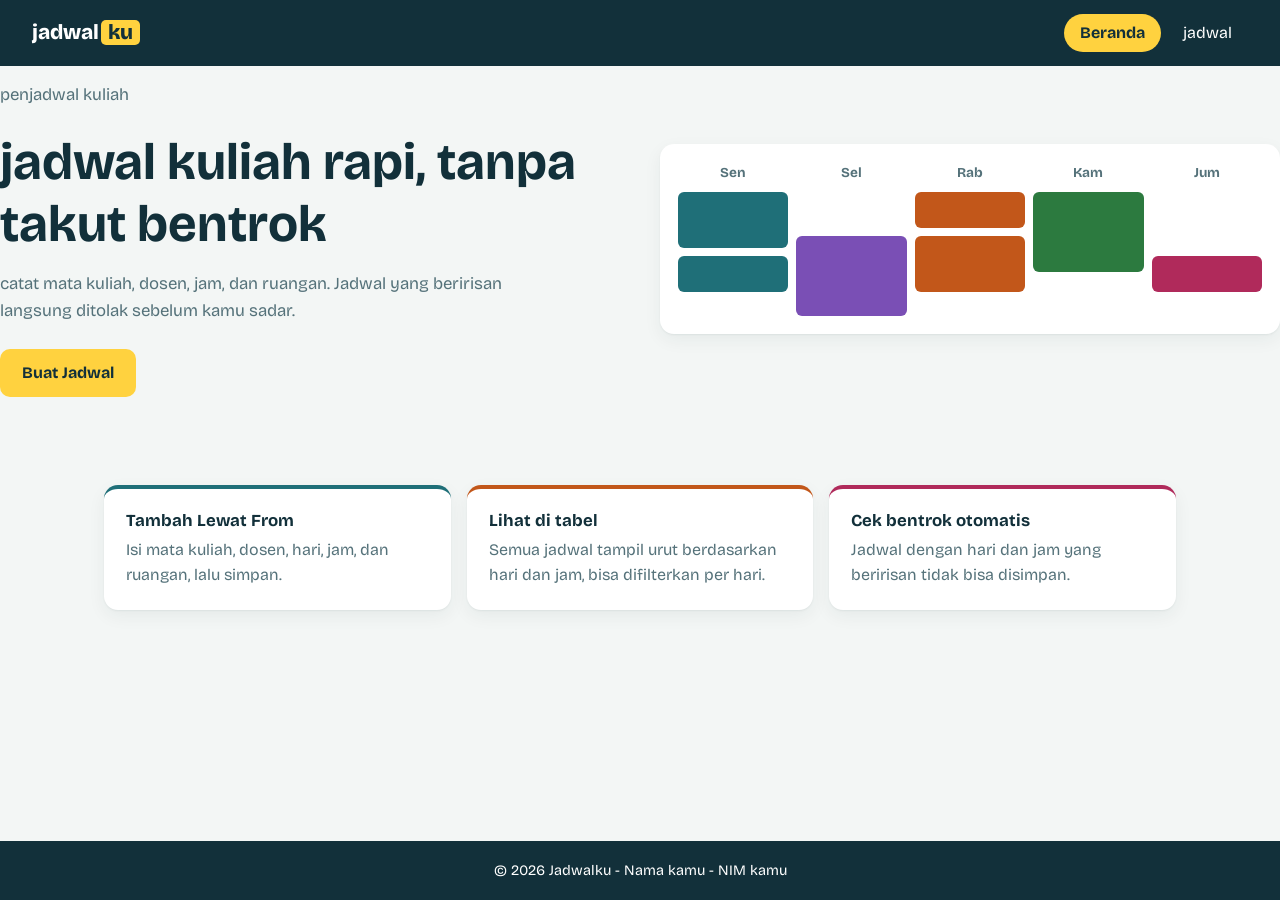
<file: index.html>
<!DOCTYPE html>
<html lang ="id">
    <head>
        <meta charset="UTF-8">
        <meta name="viewport" content="width=device-width, initial-scale=1">
        <link rel="preconnect" href="https://fonts.googleapis.com">
        <link rel="stylesheet" href="https://fonts.googleapis.com/css2?family=Bricolage+Grotesque:wght@400;600;800&display=swap">
        <link rel="stylesheet" href="style.css">
        <title>jadwal kuliah </title>
    </head>

    <body>
        <header class="navbar">
            <a class="logo" href="index.html">jadwal<span>ku</span></a>
            <nav>
                <ul>
                    <li><a class="aktif" href="index.html">Beranda</a></li>
                    <li><a href="jadwal.html">jadwal</a></li>
                </ul>
            </nav>
        </header>

        <section class="banner">
            <div class="banner-isi">
                <section class="hero">
                    <div class="hero-teks">
                        <p class="label-kecil">penjadwal kuliah</p>
                        <h1>jadwal kuliah rapi, tanpa takut bentrok</h1>
                        <p>catat mata kuliah, dosen, jam, dan ruangan. Jadwal yang beririsan langsung ditolak sebelum kamu sadar.</p>
                        <a href="jadwal.html" class="tombol">Buat Jadwal</a>
                    </div>

                    <div class="pratinjau" aria-hidden="true">
                        <div class="kolom-hari"><b>Sen</b><div class="blok m" style="--c:var(--senin)"></div><div class="blok s" style="--c:var(--senin)"></div></div>
                        <div class="kolom-hari"><b>Sel</b><div class="blok kosong-blok s"></div><div class="blok l" style="--c:var(--selasa)"></div></div>
                        <div class="kolom-hari"><b>Rab</b><div class="blok s" style="--c:var(--rabu)"></div><div class="blok m" style="--c:var(--rabu)"></div></div>
                        <div class="kolom-hari"><b>Kam</b><div class="blok l" style="--c:var(--kamis)"></div></div>
                        <div class="kolom-hari"><b>Jum</b><div class="blok kosong-blok m"></div><div class="blok s" style="--c:var(--jumat)"></div></div>
                    </div>  
                </section>
            </div>
        </section>

        <main class="halaman">
            <section class="kartu-wrap">
                <article class="kartu" style="--c:var(--senin)">
                    <h3>Tambah Lewat From</h3>
                    <p>Isi mata kuliah, dosen, hari, jam, dan ruangan, lalu simpan.</p>
                </article>
                <article class="kartu" style="--c:var(--rabu)">
                    <h3>Lihat di tabel</h3>
                    <p>Semua jadwal tampil urut berdasarkan hari dan jam, bisa difilterkan per hari.</p>
                </article>
                <article class="kartu" style="--c:var(--jumat)">
                    <h3>Cek bentrok otomatis</h3>
                    <p>Jadwal dengan hari dan jam yang beririsan tidak bisa disimpan.</p>
                </article>
            </section>
        </main>
        <footer>
            <p>&copy; 2026 Jadwalku - Nama kamu - NIM kamu</p>
        </footer>
    </body>
</html>
</file>
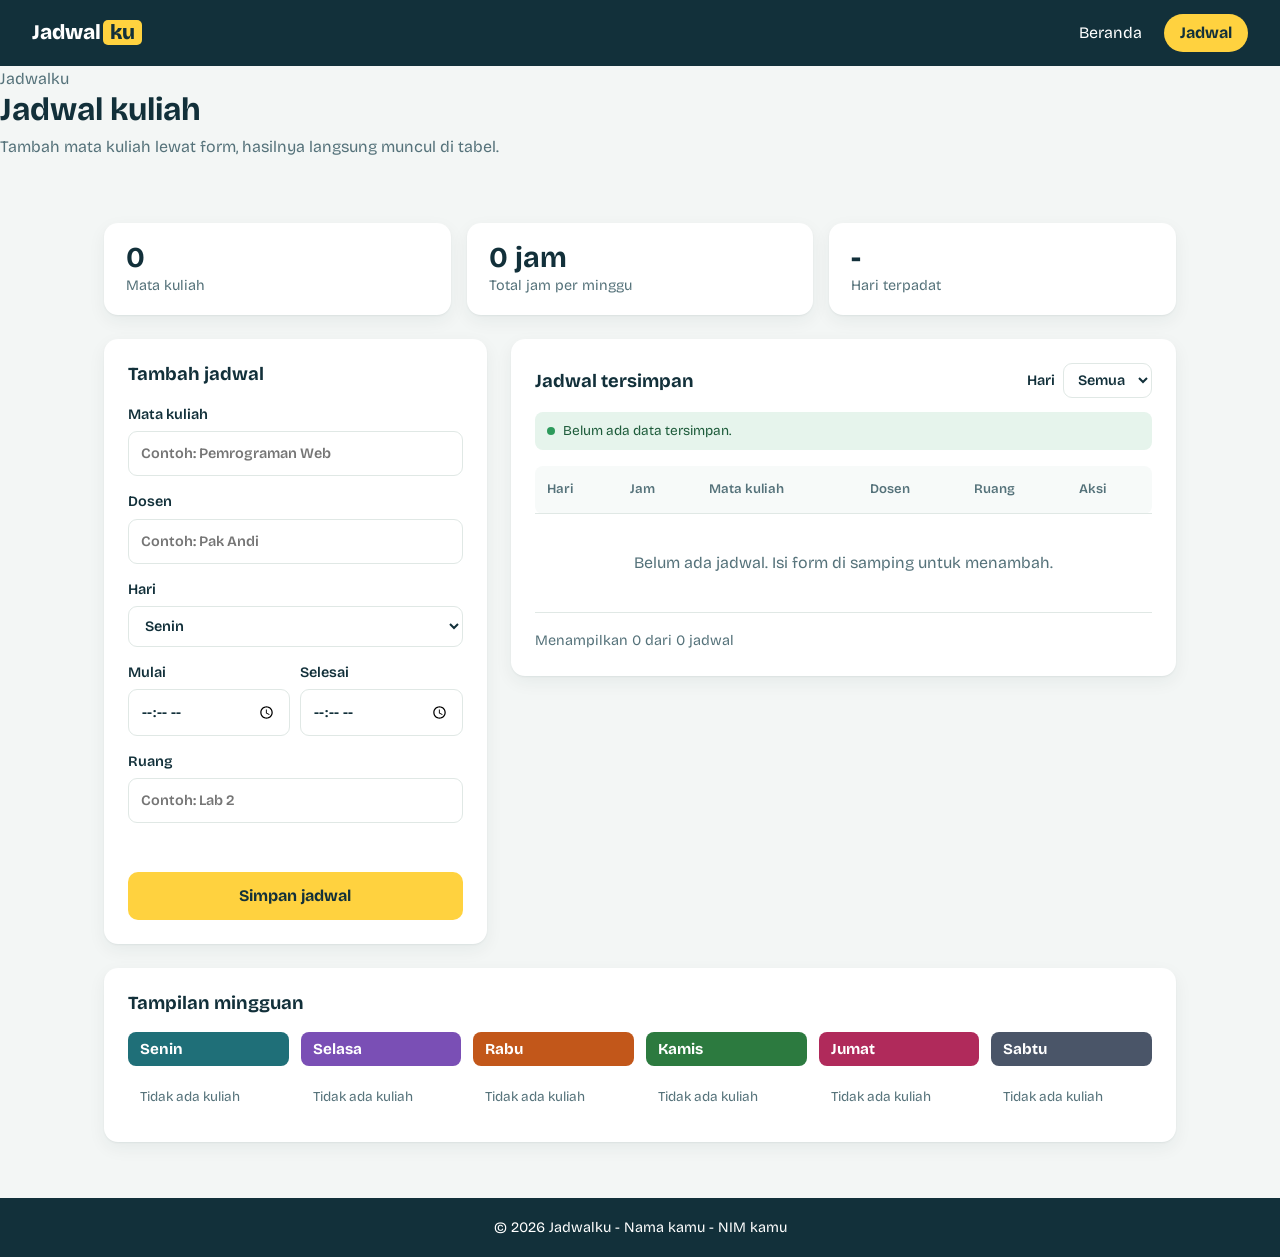
<file: jadwal.html>
<!DOCTYPE html>
<html lang="id">
    <head>
        <meta charset="UTF-8">
        <meta name="viewport" content="width=device-width, initial-scale=1">
        <link rel="preconnect" href="https://fonts.googleapis.com">
        <link href="https://fonts.googleapis.com/css2?family=Bricolage+Grotesque:wght@400;600;800&display=swap" rel="stylesheet">
        <link rel="stylesheet" href="style.css">
        <title>Jadwal - Jadwalku</title>
    </head>
    <body>

        <header class="navbar">
            <a class="logo" href="index.html">Jadwal<span>ku</span></a>
            <nav>
                <ul>
                    <li><a href="index.html">Beranda</a></li>
                    <li><a class="aktif" href="jadwal.html">Jadwal</a></li>
                </ul>
            </nav>
        </header>

        <section class="banner kecil">
            <div class="banner-isi">
                <div class="judul-halaman">
                    <p class="label-kecil">Jadwalku</p>
                    <h1>Jadwal kuliah</h1>
                    <p>Tambah mata kuliah lewat form, hasilnya langsung muncul di tabel.</p>
                </div>
            </div>
        </section>

        <main class="halaman">
            <!-- Ringkasan otomatis (diisi script.js) -->
            <section class="statistik" aria-label="Ringkasan jadwal">
                <div class="stat"><strong id="statMatkul">0</strong><span>Mata kuliah</span></div>
                <div class="stat"><strong id="statJam">0 jam</strong><span>Total jam per minggu</span></div>
                <div class="stat"><strong id="statHari">-</strong><span>Hari terpadat</span></div>
            </section>

            <div class="panel">
                <!-- FORM -->
                <section class="kotak form-box">
                    <h2>Tambah jadwal</h2>
                    <form id="formJadwal" novalidate>
                        <label>Mata kuliah
                            <input type="text" id="matkul" placeholder="Contoh: Pemrograman Web">
                        </label>
                        <label>Dosen
                            <input type="text" id="dosen" placeholder="Contoh: Pak Andi">
                        </label>
                        <label>Hari
                            <select id="hari">
                                <option>Senin</option>
                                <option>Selasa</option>
                                <option>Rabu</option>
                                <option>Kamis</option>
                                <option>Jumat</option>
                                <option>Sabtu</option>
                            </select>
                        </label>
                        <div class="baris">
                            <label>Mulai <input type="time" id="mulai"></label>
                            <label>Selesai <input type="time" id="selesai"></label>
                        </div>
                        <label>Ruang
                            <input type="text" id="ruang" placeholder="Contoh: Lab 2">
                        </label>
                        <p id="pesan" role="status"></p>
                        <button class="tombol" type="submit">Simpan jadwal</button>
                    </form>
                </section>

                <!-- TABEL -->
                <section class="kotak tabel-box">
                    <div class="bar-atas">
                        <h2>Jadwal tersimpan</h2>
                        <label>Hari
                            <select id="filterHari">
                                <option value="Semua">Semua</option>
                                <option>Senin</option>
                                <option>Selasa</option>
                                <option>Rabu</option>
                                <option>Kamis</option>
                                <option>Jumat</option>
                                <option>Sabtu</option>
                            </select>
                        </label>
                    </div>

                    <p class="status-simpan" id="statusSimpan">Belum ada data tersimpan.</p>

                    <div class="scroll">
                        <table>
                            <thead>
                                <tr>
                                    <th>Hari</th>
                                    <th>Jam</th>
                                    <th>Mata kuliah</th>
                                    <th>Dosen</th>
                                    <th>Ruang</th>
                                    <th>Aksi</th>
                                </tr>
                            </thead>
                            <tbody id="isiTabel"></tbody>
                        </table>
                    </div>

                    <div class="info-bawah">
                        <p id="total"></p>
                        <button class="tombol-garis" id="hapusSemua" type="button">Hapus semua</button>
                    </div>
                </section>
            </div>

            <!-- TAMPILAN MINGGUAN -->
            <section class="kotak">
                <h2>Tampilan mingguan</h2>
                <div class="scroll">
                <div class="mingguan" id="mingguan"></div>
                </div>
            </section>
        </main>

            <footer>
                <p>&copy; 2026 Jadwalku - Nama kamu - NIM kamu</p>
            </footer>

            <script src="script.js"></script>
    </body>
</html>
</file>
<file: style.css>
/* ==========================================================
    JADWALKU - style.css
    Daftar isi: 1 Variabel | 2 Dasar | 3 Navbar | 4 Tombol
                5 Beranda | 6 Halaman Jadwal | 7 Form | 8 Tabel
                9 Tampilan Mingguan | 10 Footer | 11 Responsif
    ========================================================== */

    /* 1. VARIABEL ------------------------------------------------ */
    :root {
    --ink: #12303a;
    --ink-soft: #55727a;
    --paper: #f3f6f5;
    --card: #ffffff;
    --line: #e0e8e5;
    --hl: #ffd23f;
    --teal: #1f6f78;
    --danger: #b3261e;
    --radius: 14px;
    --shadow: 0 1px 2px rgba(18, 48, 58, .06), 0 6px 18px rgba(18, 48, 58, .06);

    --senin: #1f6f78;
    --selasa: #7a4fb5;
    --rabu: #c2571a;
    --kamis: #2c7a3f;
    --jumat: #b02a5b;
    --sabtu: #4a5568;
    }

    /* 2. DASAR --------------------------------------------------- */
    * { box-sizing: border-box; }

    body {
    margin: 0;
    min-height: 100vh;
    display: flex;
    flex-direction: column;
    font-family: "Bricolage Grotesque", "Segoe UI", Arial, sans-serif;
    background: var(--paper);
    color: var(--ink);
    line-height: 1.6;
    }

    a { color: inherit; }
    :focus-visible { outline: 3px solid var(--teal); outline-offset: 2px; }

    main { flex: 1; width: 100%; max-width: 1120px; margin: 0 auto; padding: 40px 24px 56px; }

    h1, h2, h3 { line-height: 1.2; margin: 0; }
    h2 { font-size: 1.15rem; }

    .hari-senin { --c: var(--senin); }
    .hari-selasa { --c: var(--selasa); }
    .hari-rabu { --c: var(--rabu); }
    .hari-kamis { --c: var(--kamis); }
    .hari-jumat { --c: var(--jumat); }
    .hari-sabtu { --c: var(--sabtu); }

    /* 3. NAVBAR (Flexbox) ---------------------------------------- */
    .navbar {
    display: flex;
    justify-content: space-between;
    align-items: center;
    flex-wrap: wrap;
    gap: 12px;
    padding: 14px 32px;
    background: var(--ink);
    color: #fff;
    position: sticky;
    top: 0;
    z-index: 10;
    }
    .logo { font-weight: 800; font-size: 1.3rem; text-decoration: none; }
    .logo span { background: var(--hl); color: var(--ink); padding: 0 7px; margin-left: 2px; border-radius: 5px; }
    .navbar ul { display: flex; gap: 6px; list-style: none; margin: 0; padding: 0; }
    .navbar li a { display: block; padding: 6px 16px; border-radius: 999px; text-decoration: none; transition: background .2s; }
    .navbar li a:hover { background: rgba(255, 255, 255, .12); }
    .navbar li a.aktif { background: var(--hl); color: var(--ink); font-weight: 700; }

    /* 4. TOMBOL -------------------------------------------------- */
    .tombol {
    display: inline-block;
    padding: 11px 22px;
    font: inherit;
    font-weight: 700;
    color: var(--ink);
    background: var(--hl);
    border: 0;
    border-radius: 10px;
    text-decoration: none;
    text-align: center;
    cursor: pointer;
    transition: background .2s, transform .15s;
    }
    .tombol:hover { background: #ffdf6b; }
    .tombol:active { transform: scale(.98); }

    .tombol-garis {
    padding: 5px 12px;
    font: inherit;
    font-size: .85rem;
    color: var(--danger);
    background: none;
    border: 1.5px solid #e6c4c1;
    border-radius: 8px;
    cursor: pointer;
    transition: background .2s, color .2s;
    }
    .tombol-garis:hover { background: var(--danger); border-color: var(--danger); color: #fff; }

    /* 5. BERANDA (Flexbox) --------------------------------------- */
    .hero { display: flex; align-items: center; justify-content: space-between; flex-wrap: wrap; gap: 40px; padding: 16px 0 48px; }
    .hero-teks { flex: 1 1 340px; }
    .hero h1 { font-size: clamp(2.1rem, 5vw, 3.2rem); margin-bottom: 16px; }
    .hero p { max-width: 50ch; margin: 0 0 24px; color: var(--ink-soft); font-size: 1.05rem; }

    .pratinjau { flex: 1 1 340px; display: flex; gap: 8px; padding: 18px; background: var(--card); border-radius: var(--radius); box-shadow: var(--shadow); }
    .kolom-hari { flex: 1; display: flex; flex-direction: column; gap: 8px; }
    .kolom-hari b { text-align: center; font-size: .85rem; color: var(--ink-soft); }
    .blok { border-radius: 6px; background: var(--c); }
    .blok.s { height: 36px; }
    .blok.m { height: 56px; }
    .blok.l { height: 80px; }
    .blok.kosong-blok { background: transparent; }

    .kartu-wrap { display: flex; gap: 16px; flex-wrap: wrap; }
    .kartu { flex: 1 1 240px; padding: 22px; background: var(--card); border-radius: var(--radius); box-shadow: var(--shadow); border-top: 4px solid var(--c, var(--teal)); }
    .kartu h3 { font-size: 1.05rem; margin-bottom: 6px; }
    .kartu p { margin: 0; color: var(--ink-soft); }

    /* 6. HALAMAN JADWAL ------------------------------------------ */
    .judul-halaman { margin-bottom: 24px; }
    .judul-halaman h1 { font-size: 2rem; margin-bottom: 4px; }
    .judul-halaman p { margin: 0; color: var(--ink-soft); }

    .statistik { display: flex; gap: 16px; flex-wrap: wrap; margin-bottom: 24px; }
    .stat { flex: 1 1 200px; display: flex; flex-direction: column; padding: 18px 22px; background: var(--card); border-radius: var(--radius); box-shadow: var(--shadow); }
    .stat strong { font-size: 1.8rem; line-height: 1.15; }
    .stat span { color: var(--ink-soft); font-size: .9rem; }

    .panel { display: flex; flex-wrap: wrap; align-items: flex-start; gap: 24px; margin-bottom: 24px; }
    .kotak { padding: 24px; background: var(--card); border-radius: var(--radius); box-shadow: var(--shadow); }
    .form-box { flex: 1 1 300px; }
    .tabel-box { flex: 2 1 500px; min-width: 0; }
    .kotak > h2 { margin-bottom: 18px; }

    /* status penyimpanan */
    .status-simpan {
    display: flex;
    align-items: center;
    gap: 8px;
    margin: 0 0 16px;
    padding: 8px 12px;
    font-size: .85rem;
    color: #1d5b3a;
    background: #e6f4ec;
    border-radius: 8px;
    }
    .status-simpan::before { content: ""; width: 8px; height: 8px; border-radius: 50%; background: #2c9a5b; flex-shrink: 0; }

    /* 7. FORM (Flexbox) ------------------------------------------ */
    form { display: flex; flex-direction: column; gap: 14px; }
    label { display: flex; flex-direction: column; gap: 5px; font-weight: 600; font-size: .9rem; }
    input, select { padding: 10px 12px; font: inherit; color: var(--ink); background: #fff; border: 1.5px solid var(--line); border-radius: 9px; transition: border-color .2s; }
    input:focus, select:focus { border-color: var(--teal); outline: none; box-shadow: 0 0 0 3px rgba(31, 111, 120, .15); }
    .baris { display: flex; gap: 10px; }
    .baris label { flex: 1; min-width: 0; }
    #pesan { min-height: 1.5em; margin: 0; font-size: .9rem; font-weight: 600; }
    #pesan.error { color: var(--danger); }
    #pesan.ok { color: var(--teal); }

    /* 8. TABEL --------------------------------------------------- */
    .bar-atas { display: flex; justify-content: space-between; align-items: center; flex-wrap: wrap; gap: 10px; margin-bottom: 14px; }
    .bar-atas label { flex-direction: row; align-items: center; gap: 8px; }
    .bar-atas select { padding: 7px 10px; }

    .scroll { overflow-x: auto; }
    table { width: 100%; min-width: 540px; border-collapse: collapse; }
    th, td { padding: 13px 12px; text-align: left; border-bottom: 1px solid var(--line); }
    th { font-size: .82rem; font-weight: 600; color: var(--ink-soft); background: #f7faf9; }
    th:first-child { border-radius: 8px 0 0 8px; }
    th:last-child { border-radius: 0 8px 8px 0; }
    tbody tr:hover { background: #f7faf9; }
    td.nama-matkul { font-weight: 700; }
    .kosong { text-align: center; color: var(--ink-soft); padding: 36px 10px; }

    .lencana { display: inline-block; padding: 2px 12px; font-size: .82rem; font-weight: 700; color: #fff; background: var(--c); border-radius: 999px; }

    .info-bawah { display: flex; justify-content: space-between; align-items: center; gap: 10px; margin-top: 16px; }
    #total { margin: 0; font-size: .9rem; color: var(--ink-soft); }

    /* 9. TAMPILAN MINGGUAN (Flexbox) ----------------------------- */
    .mingguan { display: flex; gap: 12px; }
    .hari-kolom { flex: 1 1 0; min-width: 150px; display: flex; flex-direction: column; gap: 10px; }
    .hari-kolom h3 { padding: 8px 12px; font-size: .95rem; color: #fff; background: var(--c); border-radius: 8px; }
    .item { padding: 10px 12px; background: #f7faf9; border-left: 4px solid var(--c); border-radius: 8px; }
    .item b { display: block; font-size: .92rem; }
    .item small { display: block; color: var(--ink-soft); font-size: .8rem; line-height: 1.5; }
    .item-kosong { padding: 10px 12px; color: var(--ink-soft); font-size: .85rem; }

    /* 10. FOOTER (Flexbox) --------------------------------------- */
    footer { display: flex; justify-content: center; padding: 18px; background: var(--ink); color: #fff; font-size: .9rem; }
    footer p { margin: 0; }

    /* 11. RESPONSIF ---------------------------------------------- */
    @media (max-width: 600px) {
    main { padding: 28px 16px 40px; }
    .navbar { padding: 12px 16px; }
    .baris { flex-direction: column; }
    .kotak { padding: 18px; }
    }
    @media (prefers-reduced-motion: reduce) { * { transition: none !important; } }
</file>
